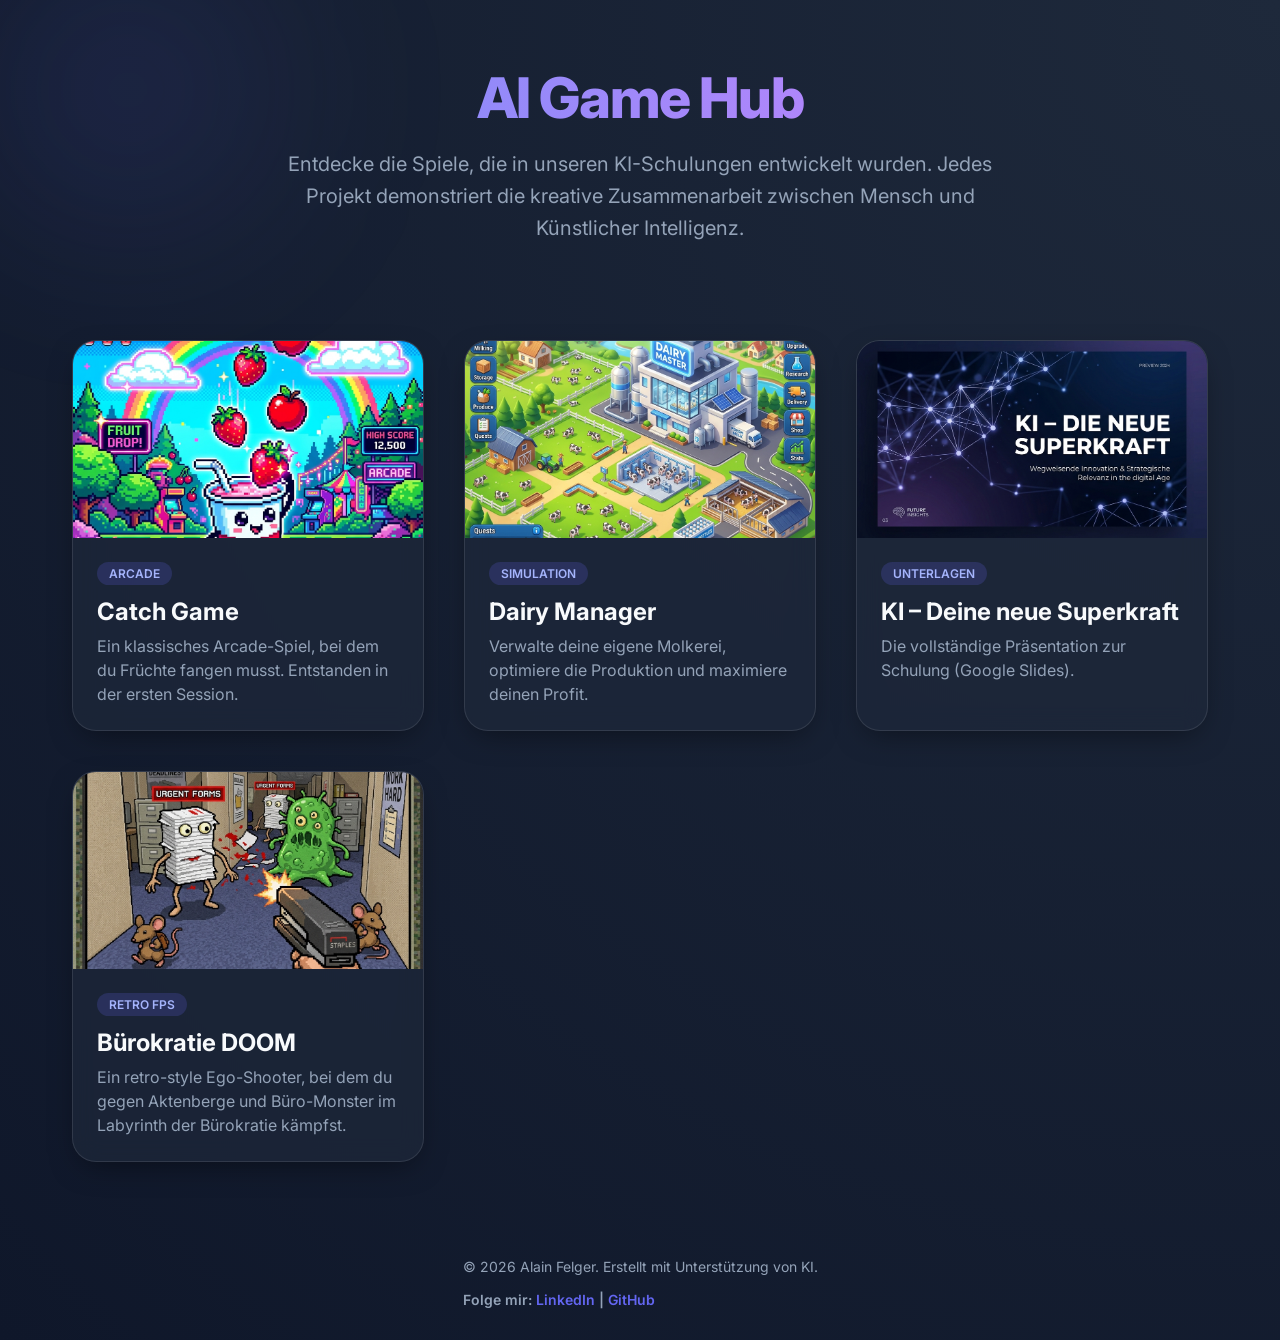
<file: index.html>
<!DOCTYPE html>
<html lang="de">
<head>
    <meta charset="UTF-8">
    <meta name="viewport" content="width=device-width, initial-scale=1.0">
    <title>KI-Schulung Game Hub</title>
    <meta name="description" content="Eine Übersicht der Spiele, die während der KI-Schulungen entstanden sind.">
    <link rel="stylesheet" href="style.css">
    <link rel="preconnect" href="https://fonts.googleapis.com">
    <link rel="preconnect" href="https://fonts.gstatic.com" crossorigin>
    <link href="https://fonts.googleapis.com/css2?family=Inter:wght@400;600;700;800&display=swap" rel="stylesheet">
</head>
<body>
    <header>
        <h1>AI Game Hub</h1>
        <p class="subtitle">Entdecke die Spiele, die in unseren KI-Schulungen entwickelt wurden. Jedes Projekt demonstriert die kreative Zusammenarbeit zwischen Mensch und Künstlicher Intelligenz.</p>
    </header>

    <main class="game-grid">
        <!-- Game 1: Catch Game -->
        <a href="Spiel Gruppe 1/catch_game.html" class="game-card" id="game-catch">
            <div class="card-image-container">
                <img src="assets/catch_game.png" alt="Catch Game Preview" class="card-image">
            </div>
            <div class="card-content">
                <span class="card-tag">Arcade</span>
                <h2 class="card-title">Catch Game</h2>
                <p class="card-description">Ein klassisches Arcade-Spiel, bei dem du Früchte fangen musst. Entstanden in der ersten Session.</p>
            </div>
        </a>

        <!-- Game 2: Dairy Manager -->
        <a href="Spiel Gruppe 2/dairy_manager.html" class="game-card" id="game-dairy">
            <div class="card-image-container">
                <img src="assets/dairy_manager.png" alt="Dairy Manager Preview" class="card-image">
            </div>
            <div class="card-content">
                <span class="card-tag">Simulation</span>
                <h2 class="card-title">Dairy Manager</h2>
                <p class="card-description">Verwalte deine eigene Molkerei, optimiere die Produktion und maximiere deinen Profit.</p>
            </div>
        </a>

        <!-- Presentation -->
        <a href="https://docs.google.com/presentation/d/1_X1XuFDBMiJvvnVxrYYvHycBaIAkp0nWIdMmhA-fUtY/edit?usp=sharing" target="_blank" rel="noopener noreferrer" class="game-card" id="presentation-link">
            <div class="card-image-container">
                <img src="assets/presentation.png" alt="Presentation Preview" class="card-image">
            </div>
            <div class="card-content">
                <span class="card-tag">Unterlagen</span>
                <h2 class="card-title">KI – Deine neue Superkraft</h2>
                <p class="card-description">Die vollständige Präsentation zur Schulung (Google Slides).</p>
            </div>
        </a>

        <!-- Game 3: Bureaucracy DOOM -->
        <a href="Spiel Gruppe 3/bureaucracy_doom.html" class="game-card" id="game-doom">
            <div class="card-image-container">
                <img src="assets/bureaucracy_doom.png" alt="Bureaucracy DOOM Preview" class="card-image">
            </div>
            <div class="card-content">
                <span class="card-tag">Retro FPS</span>
                <h2 class="card-title">Bürokratie DOOM</h2>
                <p class="card-description">Ein retro-style Ego-Shooter, bei dem du gegen Aktenberge und Büro-Monster im Labyrinth der Bürokratie kämpfst.</p>
            </div>
        </a>
    </main>

    <footer class="footer">
        <p>&copy; 2026 Alain Felger. Erstellt mit Unterstützung von KI.</p>
        <p style="margin-top: 1rem; font-weight: 600;">Folge mir: <a href="https://www.linkedin.com/in/alain-felger-1b07921a2/" target="_blank" rel="noopener noreferrer" style="color: var(--primary); text-decoration: none;">LinkedIn</a> | <a href="https://github.com/K0M15" target="_blank" rel="noopener noreferrer" style="color: var(--primary); text-decoration: none;">GitHub</a></p>
    </footer>

    <script>
        // Add a nice ripple effect or simple console log for tracking
        document.querySelectorAll('.game-card').forEach(card => {
            card.addEventListener('click', (e) => {
                if (card.hasAttribute('href')) {
                    console.log('Starting game:', card.querySelector('.card-title').innerText);
                }
            });
        });
    </script>
</body>
</html>
</file>
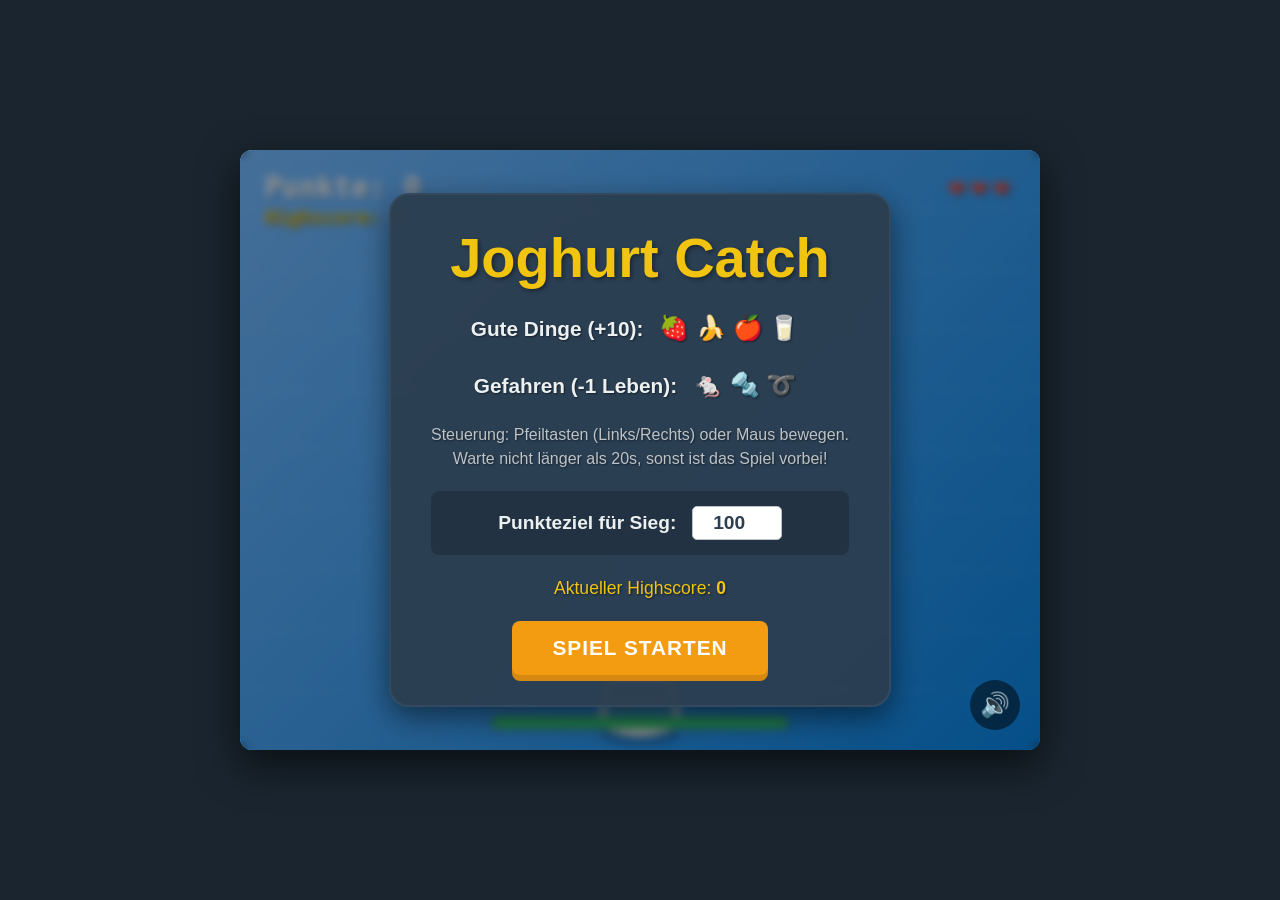
<file: Spiel Gruppe 1/catch_game.html>
<!DOCTYPE html>
<html lang="de">
<head>
    <meta charset="UTF-8">
    <meta name="viewport" content="width=device-width, initial-scale=1.0">
    <title>Joghurt Catch Arcade</title>
    <style>
        * { box-sizing: border-box; }
        body {
            margin: 0; padding: 0;
            background-color: #1a252f;
            display: flex; justify-content: center; align-items: center;
            height: 100vh;
            font-family: 'Segoe UI', Tahoma, Geneva, Verdana, sans-serif;
            color: #ecf0f1;
            overflow: hidden;
        }
        #game-container {
            position: relative;
            box-shadow: 0 15px 40px rgba(0,0,0,0.6);
            border-radius: 12px;
            overflow: hidden;
            background: linear-gradient(135deg, #74b9ff, #0984e3);
            width: 800px; height: 600px;
            max-width: 100vw; max-height: 100vh;
        }
        canvas { display: block; width: 100%; height: 100%; }
        .ui-screen {
            position: absolute; top: 0; left: 0;
            width: 100%; height: 100%;
            display: flex; justify-content: center; align-items: center; flex-direction: column;
            text-align: center; z-index: 10;
        }
        .hidden { display: none !important; }
        #start-screen { background: rgba(0, 0, 0, 0.4); backdrop-filter: blur(4px); }
        #start-screen .panel {
            background: rgba(44, 62, 80, 0.95); padding: 30px 40px;
            border-radius: 20px; box-shadow: 0 10px 30px rgba(0,0,0,0.5);
            border: 2px solid #34495e; max-width: 90%;
        }
        #game-over-screen { background: rgba(192, 57, 43, 0.9); backdrop-filter: blur(4px); }
        #win-screen { background: rgba(39, 174, 96, 0.9); backdrop-filter: blur(4px); }
        h1 { font-size: 3.5rem; margin-top: 0; margin-bottom: 10px; color: #f1c40f; text-shadow: 2px 2px 4px rgba(0,0,0,0.4); }
        p { font-size: 1.3rem; line-height: 1.5; margin-bottom: 20px; text-shadow: 1px 1px 2px rgba(0,0,0,0.5); }
        .small-text { font-size: 1rem; color: #bdc3c7; margin-bottom: 20px; }
        .btn {
            padding: 15px 40px; font-size: 1.3rem;
            background-color: #f39c12; color: white;
            border: none; border-radius: 8px; cursor: pointer;
            transition: all 0.2s ease; box-shadow: 0 6px 0 #d68910;
            font-weight: bold; text-transform: uppercase; letter-spacing: 1px;
        }
        .btn:hover { background-color: #f1c40f; transform: translateY(-2px); box-shadow: 0 8px 0 #d68910; }
        .btn:active { transform: translateY(4px); box-shadow: 0 2px 0 #d68910; }
        #hud {
            position: absolute; top: 20px; left: 25px; right: 25px;
            display: flex; justify-content: space-between;
            font-size: 1.8rem; font-weight: 800;
            text-shadow: 2px 2px 0px rgba(0,0,0,0.3); pointer-events: none; z-index: 5; font-family: monospace;
        }
        #hud-left { display: flex; flex-direction: column; gap: 2px; }
        #score-board { color: #fff; }
        #highscore-board { font-size: 1.2rem; color: #f1c40f; text-shadow: 1px 1px 2px rgba(0,0,0,0.6); }
        #lives-board { color: #e74c3c; letter-spacing: 5px; }
        .item-row { display: flex; justify-content: center; gap: 20px; margin: 10px 0; font-size: 2rem; }
        .settings-row { margin: 20px 0; font-size: 1.2rem; background: rgba(0,0,0,0.2); padding: 15px; border-radius: 8px; }
        #target-score-input {
            padding: 5px 10px; font-size: 1.2rem; width: 90px; text-align: center;
            border-radius: 5px; border: 1px solid #bdc3c7; background: #fff; color: #2c3e50; font-weight: bold; margin-left: 10px;
        }
        #timeout-bar-container {
            position: absolute; bottom: 20px; left: 50%; transform: translateX(-50%);
            width: 300px; height: 15px; background: rgba(0,0,0,0.4);
            border-radius: 8px; overflow: hidden; z-index: 5;
            border: 2px solid rgba(255,255,255,0.2);
        }
        #timeout-bar { width: 100%; height: 100%; background: #2ecc71; transition: width 0.1s linear, background-color 0.2s; }
        .music-toggle {
            position: absolute; bottom: 20px; right: 20px;
            background: rgba(0,0,0,0.5); border: none; color: white;
            width: 50px; height: 50px; border-radius: 50%;
            cursor: pointer; z-index: 20; font-size: 1.5rem;
            display: flex; justify-content: center; align-items: center;
            transition: transform 0.2s;
        }
        .music-toggle:hover { transform: scale(1.1); background: rgba(0,0,0,0.7); }
    </style>
</head>
<body>

<div id="game-container">
    <canvas id="gameCanvas" width="800" height="600"></canvas>
    
    <div id="hud">
        <div id="hud-left">
            <div id="score-board">Punkte: <span id="score">0</span></div>
            <div id="highscore-board">Highscore: <span id="highscore">0</span></div>
        </div>
        <div id="lives-board"><span id="lives">❤️❤️❤️</span></div>
    </div>

    <div id="timeout-bar-container">
        <div id="timeout-bar"></div>
    </div>

    <button class="music-toggle" id="mute-btn" title="Musik an/aus">🔊</button>

    <div id="start-screen" class="ui-screen">
        <div class="panel">
            <h1>Joghurt Catch</h1>
            <p><strong>Gute Dinge (+10):</strong> <span class="item-row" style="display:inline-flex; font-size: 1.5rem; margin:0 10px;">🍓 🍌 🍎 🥛</span></p>
            <p><strong>Gefahren (-1 Leben):</strong> <span class="item-row" style="display:inline-flex; font-size: 1.5rem; margin:0 10px;">🐁 🔩 ➰</span></p>
            <p class="small-text">Steuerung: Pfeiltasten (Links/Rechts) oder Maus bewegen.<br>Warte nicht länger als 20s, sonst ist das Spiel vorbei!</p>
            
            <div class="settings-row">
                <label for="target-score-input"><strong>Punkteziel für Sieg:</strong></label>
                <input type="number" id="target-score-input" value="100" min="10" step="10">
            </div>

            <p style="font-size: 1.1rem; color: #f1c40f; margin-bottom: 20px;">Aktueller Highscore: <strong id="highscore-start">0</strong></p>
            
            <button class="btn" id="start-btn">Spiel Starten</button>
        </div>
    </div>

    <div id="game-over-screen" class="ui-screen hidden">
        <h1>Game Over!</h1>
        <p id="game-over-reason">Die Schicht war zu hart.</p>
        <p style="font-size: 2rem;">Deine Punkte: <strong id="final-score">0</strong></p>
        <button class="btn" id="restart-btn" style="margin-top: 20px;">Nochmal Spielen</button>
    </div>

    <div id="win-screen" class="ui-screen hidden">
        <h1>Du hast die Schicht überlebt!</h1>
        <p>Glückwunsch! Du hast das Punkteziel erreicht.</p>
        <p style="font-size: 2rem;">Endstand: <strong id="win-final-score">0</strong></p>
        <button class="btn" id="play-again-btn" style="margin-top: 20px;">Neue Schicht beginnen</button>
    </div>
</div>

<script>
    const canvas = document.getElementById('gameCanvas');
    const ctx = canvas.getContext('2d');
    
    const scoreEl = document.getElementById('score');
    const livesEl = document.getElementById('lives');
    const startScreen = document.getElementById('start-screen');
    const gameOverScreen = document.getElementById('game-over-screen');
    const winScreen = document.getElementById('win-screen');
    const finalScoreEl = document.getElementById('final-score');
    const timeoutBar = document.getElementById('timeout-bar');
    
    document.getElementById('start-btn').addEventListener('click', startGame);
    document.getElementById('restart-btn').addEventListener('click', startGame);
    document.getElementById('play-again-btn').addEventListener('click', startGame);

    let gameLoop;
    let isPlaying = false;
    let score = 0;
    let lives = 3;
    let frames = 0;
    let fallingSpeed = 3.5;
    let spawnRate = 50;
    let targetScore = 100;

    let lastCatchTime = 0;
    const MAX_IDLE_TIME = 20000; // 20 seconds

    // --- Audio System ---
    const AudioContext = window.AudioContext || window.webkitAudioContext;
    const audioCtx = new AudioContext();
    let isMusicMuted = false;

    document.getElementById('mute-btn').addEventListener('click', (e) => {
        isMusicMuted = !isMusicMuted;
        e.target.innerText = isMusicMuted ? '🔇' : '🔊';
    });

    function playTone(freq, type, duration, vol=0.1) {
        if (isMusicMuted) return;
        if (audioCtx.state === 'suspended') audioCtx.resume();
        const osc = audioCtx.createOscillator();
        const gain = audioCtx.createGain();
        osc.type = type;
        osc.frequency.setValueAtTime(freq, audioCtx.currentTime);
        
        gain.gain.setValueAtTime(vol, audioCtx.currentTime);
        gain.gain.exponentialRampToValueAtTime(0.01, audioCtx.currentTime + duration);
        
        osc.connect(gain);
        gain.connect(audioCtx.destination);
        
        osc.start();
        osc.stop(audioCtx.currentTime + duration);
    }

    function playGoodSound() {
        playTone(523.25, 'sine', 0.1, 0.1); 
        setTimeout(() => playTone(659.25, 'sine', 0.1, 0.1), 100); 
        setTimeout(() => playTone(783.99, 'sine', 0.2, 0.1), 200); 
    }

    function playBadSound() {
        playTone(300, 'sawtooth', 0.15, 0.1);
        setTimeout(() => playTone(250, 'sawtooth', 0.15, 0.1), 150);
        setTimeout(() => playTone(200, 'sawtooth', 0.3, 0.15), 300);
    }

    function playGameOverSound() {
        playTone(200, 'sawtooth', 0.5, 0.2);
        setTimeout(() => playTone(150, 'sawtooth', 0.8, 0.2), 500);
    }

    function playWinSound() {
        playTone(440, 'square', 0.1, 0.1);
        setTimeout(() => playTone(554.37, 'square', 0.1, 0.1), 150);
        setTimeout(() => playTone(659.25, 'square', 0.1, 0.1), 300);
        setTimeout(() => playTone(880, 'square', 0.4, 0.1), 450);
    }

    let bgmInterval;
    function startMusic() {
        if (audioCtx.state === 'suspended') audioCtx.resume();
        stopMusic();
        
        const notes = [130.81, 155.56, 174.61, 196.00, 233.08, 196.00, 174.61, 155.56];
        let noteIdx = 0;
        bgmInterval = setInterval(() => {
            if (!isPlaying || isMusicMuted) return;
            playTone(notes[noteIdx], 'square', 0.15, 0.05);
            noteIdx = (noteIdx + 1) % notes.length;
        }, 220);
    }

    function stopMusic() {
        if (bgmInterval) clearInterval(bgmInterval);
    }
    // --------------------

    // --- Highscore System ---
    let highscore = parseInt(localStorage.getItem('joghurtCatchHighscore')) || 0;
    function updateHighscoreUI() {
        document.getElementById('highscore').innerText = highscore;
        document.getElementById('highscore-start').innerText = highscore;
    }
    updateHighscoreUI();
    // ------------------------

    const GOOD_ITEMS = ['🍓', '🍌', '🍎', '🥛']; 
    const BAD_ITEMS = ['🐁', '🔩', '➰'];

    const player = {
        x: canvas.width / 2 - 40,
        y: canvas.height - 90,
        width: 80,
        height: 80,
        speed: 8
    };

    let items = [];
    let particles = [];

    let rightPressed = false;
    let leftPressed = false;

    document.addEventListener('keydown', (e) => {
        if (e.key === 'Right' || e.key === 'ArrowRight') rightPressed = true;
        if (e.key === 'Left' || e.key === 'ArrowLeft') leftPressed = true;
    });

    document.addEventListener('keyup', (e) => {
        if (e.key === 'Right' || e.key === 'ArrowRight') rightPressed = false;
        if (e.key === 'Left' || e.key === 'ArrowLeft') leftPressed = false;
    });

    function updatePlayerX(clientX) {
        if (!isPlaying) return;
        const rect = canvas.getBoundingClientRect();
        const scaleX = canvas.width / rect.width;
        const mouseX = (clientX - rect.left) * scaleX;
        player.x = mouseX - player.width / 2;
        
        if (player.x < 0) player.x = 0;
        if (player.x + player.width > canvas.width) player.x = canvas.width - player.width;
    }

    canvas.addEventListener('mousemove', (e) => updatePlayerX(e.clientX));
    canvas.addEventListener('touchmove', (e) => {
        e.preventDefault();
        updatePlayerX(e.touches[0].clientX);
    }, { passive: false });

    function startGame() {
        // Init audio context on first user interaction
        if (audioCtx.state === 'suspended') audioCtx.resume();
        
        targetScore = parseInt(document.getElementById('target-score-input').value) || 100;

        startScreen.classList.add('hidden');
        gameOverScreen.classList.add('hidden');
        winScreen.classList.add('hidden');
        
        score = 0;
        lives = 3;
        items = [];
        particles = [];
        frames = 0;
        fallingSpeed = 3.5;
        spawnRate = 50;
        
        player.x = canvas.width / 2 - player.width / 2;
        
        updateScoreBoard();
        
        lastCatchTime = Date.now();
        isPlaying = true;
        startMusic();

        if (gameLoop) cancelAnimationFrame(gameLoop);
        update();
    }

    function updateScoreBoard() {
        scoreEl.innerText = score;
        livesEl.innerText = '❤️'.repeat(lives);
    }

    function checkHighscore() {
        if (score > highscore) {
            highscore = score;
            localStorage.setItem('joghurtCatchHighscore', highscore);
            updateHighscoreUI();
        }
    }

    function spawnItem() {
        if (frames % spawnRate === 0) {
            const isGood = Math.random() > 0.35; 
            const iconList = isGood ? GOOD_ITEMS : BAD_ITEMS;
            const icon = iconList[Math.floor(Math.random() * iconList.length)];
            const size = 45;
            const x = Math.random() * (canvas.width - size - 20) + 10;
            
            items.push({ x, y: -size, size, icon, isGood, angle: 0, rotSpeed: (Math.random() - 0.5) * 0.05 });
        }
    }

    function createParticles(x, y, isGood) {
        for(let i=0; i<8; i++) {
            particles.push({
                x, y,
                vx: (Math.random() - 0.5) * 10,
                vy: (Math.random() - 0.5) * 10,
                life: 1,
                color: isGood ? '#2ecc71' : '#e74c3c'
            });
        }
    }

    function drawParticles() {
        for (let i = particles.length - 1; i >= 0; i--) {
            let p = particles[i];
            ctx.fillStyle = p.color;
            ctx.globalAlpha = p.life;
            ctx.beginPath();
            ctx.arc(p.x, p.y, 4, 0, Math.PI*2);
            ctx.fill();
            ctx.globalAlpha = 1.0;
            
            p.x += p.vx;
            p.y += p.vy;
            p.life -= 0.05;
            
            if (p.life <= 0) particles.splice(i, 1);
        }
    }

    function drawPlayer() {
        ctx.save();
        
        ctx.fillStyle = 'rgba(0,0,0,0.2)';
        ctx.beginPath();
        ctx.ellipse(player.x + player.width/2, player.y + player.height - 5, player.width/2, 10, 0, 0, Math.PI*2);
        ctx.fill();

        ctx.fillStyle = '#ffffff';
        ctx.beginPath();
        ctx.moveTo(player.x + 8, player.y);
        ctx.lineTo(player.x + player.width - 8, player.y);
        ctx.lineTo(player.x + player.width, player.y + player.height - 15);
        ctx.quadraticCurveTo(player.x + player.width / 2, player.y + player.height + 5, player.x, player.y + player.height - 15);
        ctx.closePath();
        ctx.fill();

        ctx.strokeStyle = '#dcdde1';
        ctx.lineWidth = 3;
        ctx.stroke();

        ctx.fillStyle = '#3498db';
        ctx.beginPath();
        ctx.moveTo(player.x + 10, player.y + 25);
        ctx.lineTo(player.x + player.width - 10, player.y + 25);
        ctx.lineTo(player.x + player.width - 4, player.y + 55);
        ctx.quadraticCurveTo(player.x + player.width / 2, player.y + 62, player.x + 4, player.y + 55);
        ctx.closePath();
        ctx.fill();
        
        ctx.fillStyle = '#f1c40f';
        ctx.font = 'bold 15px Arial';
        ctx.textAlign = 'center';
        ctx.textBaseline = 'middle';
        ctx.fillText('JOGHURT', player.x + player.width / 2, player.y + 40);

        ctx.restore();
    }

    function drawItems() {
        ctx.textAlign = 'center';
        ctx.textBaseline = 'middle';
        for (let item of items) {
            ctx.save();
            ctx.translate(item.x + item.size/2, item.y + item.size/2);
            ctx.rotate(item.angle);
            ctx.font = `${item.size}px Arial`;
            
            ctx.shadowBlur = 10;
            ctx.shadowColor = item.isGood ? 'rgba(46, 204, 113, 0.5)' : 'rgba(231, 76, 60, 0.5)';
            
            ctx.fillText(item.icon, 0, 0);
            ctx.restore();
        }
    }

    function updateItems() {
        for (let i = 0; i < items.length; i++) {
            let item = items[i];
            item.y += fallingSpeed;
            item.angle += item.rotSpeed;

            const hitMargin = 10;
            
            if (
                item.x + hitMargin < player.x + player.width &&
                item.x + item.size - hitMargin > player.x &&
                item.y + hitMargin < player.y + player.height &&
                item.y + item.size - hitMargin > player.y
            ) {
                createParticles(item.x + item.size/2, item.y + item.size/2, item.isGood);
                lastCatchTime = Date.now(); // Reset timeout on ANY catch

                if (item.isGood) {
                    playGoodSound();
                    score += 10;
                    updateScoreBoard();
                    
                    if (score >= targetScore) {
                        gameWon();
                        return;
                    }
                    
                    if (score > 0 && score % 30 === 0) {
                        fallingSpeed += 0.5;
                        spawnRate = Math.max(25, spawnRate - 5);
                    }
                } else {
                    playBadSound();
                    lives--;
                    updateScoreBoard();
                    
                    canvas.style.transform = 'translate(10px, 10px)';
                    setTimeout(() => canvas.style.transform = 'translate(-10px, -10px)', 50);
                    setTimeout(() => canvas.style.transform = 'translate(10px, -10px)', 100);
                    setTimeout(() => canvas.style.transform = 'translate(0, 0)', 150);

                    if (lives <= 0) {
                        gameOver("Du hast zu viele Hindernisse getroffen!");
                        return;
                    }
                }
                items.splice(i, 1);
                i--;
            } else if (item.y > canvas.height + 50) {
                items.splice(i, 1);
                i--;
            }
        }
    }

    function gameOver(reason) {
        isPlaying = false;
        stopMusic();
        playGameOverSound();
        checkHighscore();
        
        finalScoreEl.innerText = score;
        document.getElementById('game-over-reason').innerText = reason || "Die Schicht war zu hart.";
        gameOverScreen.classList.remove('hidden');
    }

    function gameWon() {
        isPlaying = false;
        stopMusic();
        playWinSound();
        checkHighscore();

        document.getElementById('win-final-score').innerText = score;
        winScreen.classList.remove('hidden');
    }

    function drawBackground() {
        ctx.clearRect(0, 0, canvas.width, canvas.height);
        
        ctx.strokeStyle = 'rgba(255,255,255,0.05)';
        ctx.lineWidth = 2;
        for(let i=0; i<10; i++) {
            let y = (frames + i * 60) % canvas.height;
            ctx.beginPath();
            ctx.moveTo(0, y);
            ctx.lineTo(canvas.width, y);
            ctx.stroke();
        }
    }

    function update() {
        if (!isPlaying) return;

        let idleTime = Date.now() - lastCatchTime;
        let timeLeft = MAX_IDLE_TIME - idleTime;
        
        if (timeLeft <= 0) {
            gameOver("Zeit abgelaufen! Du hast 20s nichts gefangen.");
            return;
        }

        // Update timeout bar
        const percentage = Math.max(0, (timeLeft / MAX_IDLE_TIME) * 100);
        timeoutBar.style.width = percentage + '%';
        if (percentage < 25) {
            timeoutBar.style.backgroundColor = '#e74c3c';
        } else if (percentage < 50) {
            timeoutBar.style.backgroundColor = '#f1c40f';
        } else {
            timeoutBar.style.backgroundColor = '#2ecc71';
        }

        drawBackground();

        if (rightPressed && player.x < canvas.width - player.width) {
            player.x += player.speed;
        } else if (leftPressed && player.x > 0) {
            player.x -= player.speed;
        }

        spawnItem();
        updateItems();
        
        if (!isPlaying) return;

        drawParticles();
        drawItems();
        drawPlayer();

        frames++;
        gameLoop = requestAnimationFrame(update);
    }

    drawBackground();
    drawPlayer();

</script>
</body>
</html>
</file>
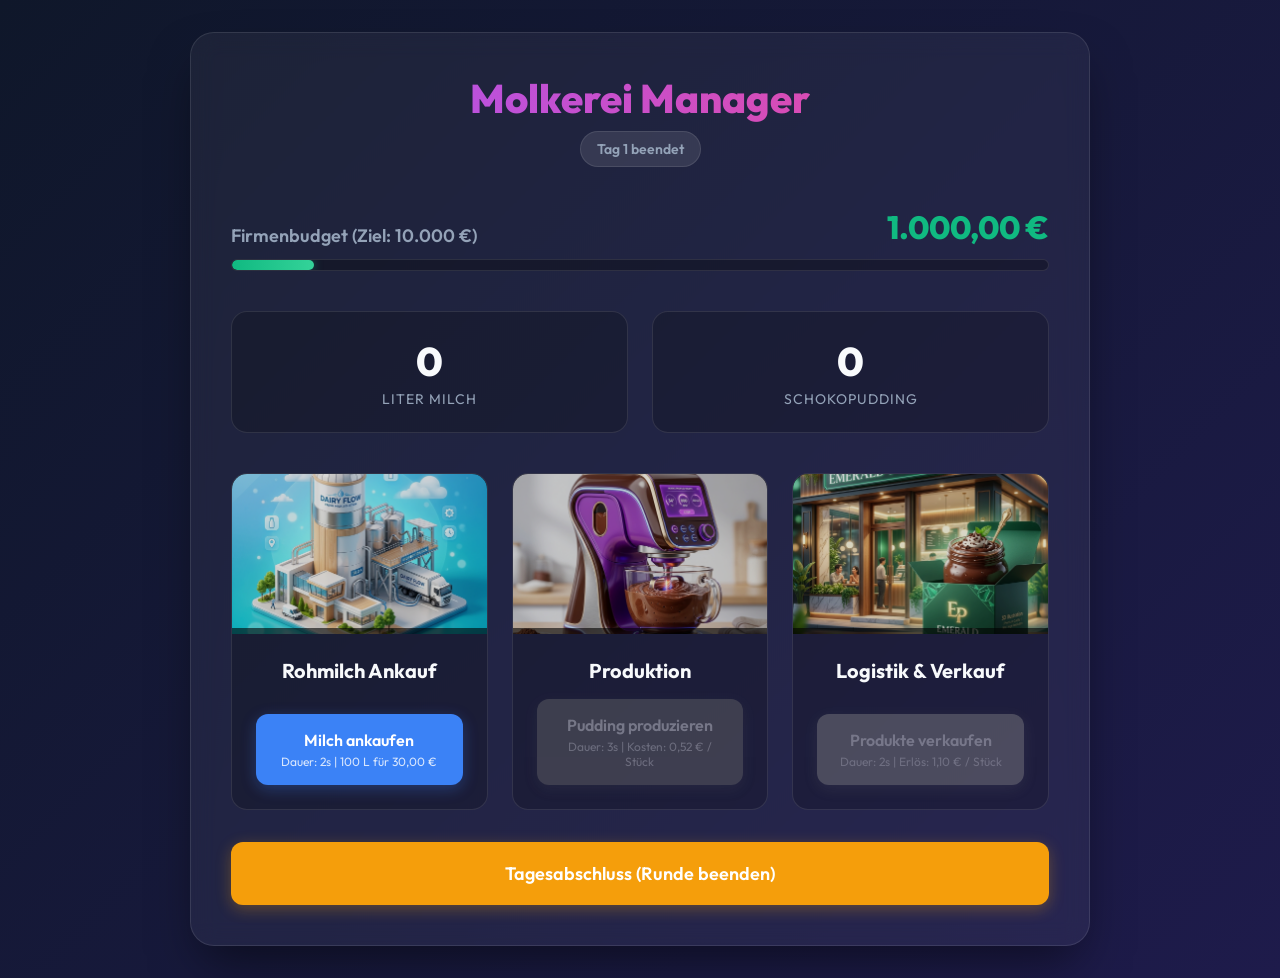
<file: Spiel Gruppe 2/dairy_manager.html>
<!DOCTYPE html>
<html lang="de">
<head>
    <meta charset="UTF-8">
    <meta name="viewport" content="width=device-width, initial-scale=1.0">
    <title>Molkerei Manager Pro</title>
    <link href="https://fonts.googleapis.com/css2?family=Outfit:wght@300;400;600;800&display=swap" rel="stylesheet">
    <style>
        :root {
            --primary: #8b5cf6;
            --primary-hover: #7c3aed;
            --success: #10b981;
            --success-hover: #059669;
            --info: #3b82f6;
            --info-hover: #2563eb;
            --warning: #f59e0b;
            --warning-hover: #d97706;
            --bg-gradient-start: #0f172a;
            --bg-gradient-end: #1e1b4b;
            --card-bg: rgba(255, 255, 255, 0.05);
            --card-border: rgba(255, 255, 255, 0.1);
            --text-main: #f8fafc;
            --text-muted: #94a3b8;
        }

        * {
            box-sizing: border-box;
            margin: 0;
            padding: 0;
            font-family: 'Outfit', sans-serif;
        }

        body {
            background: linear-gradient(135deg, var(--bg-gradient-start) 0%, var(--bg-gradient-end) 100%);
            color: var(--text-main);
            min-height: 100vh;
            display: flex;
            flex-direction: column;
            align-items: center;
            justify-content: center;
            padding: 2rem;
            overflow-x: hidden;
        }

        .container {
            max-width: 900px;
            width: 100%;
            background: var(--card-bg);
            backdrop-filter: blur(12px);
            -webkit-backdrop-filter: blur(12px);
            border: 1px solid var(--card-border);
            border-radius: 24px;
            padding: 2.5rem;
            box-shadow: 0 25px 50px -12px rgba(0, 0, 0, 0.5);
            position: relative;
        }

        header {
            text-align: center;
            margin-bottom: 2.5rem;
        }

        h1 {
            font-size: 2.5rem;
            font-weight: 800;
            background: linear-gradient(to right, #a855f7, #ec4899);
            -webkit-background-clip: text;
            -webkit-text-fill-color: transparent;
            margin-bottom: 0.5rem;
        }

        .round-badge {
            display: inline-block;
            background: rgba(255, 255, 255, 0.1);
            padding: 0.5rem 1rem;
            border-radius: 999px;
            font-size: 0.875rem;
            font-weight: 600;
            color: var(--text-muted);
            border: 1px solid var(--card-border);
        }

        /* Progress Bar */
        .budget-container {
            margin-bottom: 2.5rem;
        }

        .budget-header {
            display: flex;
            justify-content: space-between;
            align-items: flex-end;
            margin-bottom: 0.75rem;
        }

        .budget-title {
            font-size: 1.125rem;
            font-weight: 600;
            color: var(--text-muted);
        }

        .budget-amount {
            font-size: 2rem;
            font-weight: 800;
            color: var(--success);
        }

        .progress-bar-bg {
            height: 12px;
            background: rgba(0, 0, 0, 0.3);
            border-radius: 999px;
            overflow: hidden;
            border: 1px solid var(--card-border);
        }

        .progress-bar-fill {
            height: 100%;
            background: linear-gradient(90deg, #10b981, #34d399);
            border-radius: 999px;
            width: 10%;
            transition: width 0.5s cubic-bezier(0.4, 0, 0.2, 1);
            box-shadow: 0 0 10px rgba(16, 185, 129, 0.5);
        }

        /* Stats Grid */
        .stats-grid {
            display: grid;
            grid-template-columns: repeat(auto-fit, minmax(200px, 1fr));
            gap: 1.5rem;
            margin-bottom: 2.5rem;
        }

        .stat-card {
            background: rgba(0, 0, 0, 0.2);
            border: 1px solid var(--card-border);
            border-radius: 16px;
            padding: 1.5rem;
            text-align: center;
            transition: transform 0.2s ease;
        }

        .stat-card:hover {
            transform: translateY(-5px);
        }

        .stat-value {
            font-size: 2.5rem;
            font-weight: 800;
            margin-bottom: 0.25rem;
        }

        .stat-label {
            font-size: 0.875rem;
            color: var(--text-muted);
            text-transform: uppercase;
            letter-spacing: 1px;
        }

        /* Stations Grid */
        .stations {
            display: grid;
            grid-template-columns: repeat(auto-fit, minmax(250px, 1fr));
            gap: 1.5rem;
            margin-bottom: 2rem;
        }

        .station-card {
            background: rgba(0, 0, 0, 0.2);
            border: 1px solid var(--card-border);
            border-radius: 16px;
            overflow: hidden;
            display: flex;
            flex-direction: column;
            transition: transform 0.2s ease, box-shadow 0.2s ease;
        }

        .station-card:hover {
            transform: translateY(-5px);
            box-shadow: 0 10px 25px rgba(0,0,0,0.3);
        }

        .station-img-wrapper {
            position: relative;
            height: 160px;
            width: 100%;
            background: #000;
        }

        .station-img-wrapper img {
            width: 100%;
            height: 100%;
            object-fit: cover;
            opacity: 0.85;
            transition: opacity 0.3s ease;
        }

        .station-card:hover .station-img-wrapper img {
            opacity: 1;
        }

        .station-progress-bar {
            position: absolute;
            bottom: 0;
            left: 0;
            width: 100%;
            height: 6px;
            background: rgba(0, 0, 0, 0.6);
        }

        .station-progress-fill {
            height: 100%;
            width: 0%;
            transition: width 0.1s linear;
        }

        #progress-buy { background: var(--info); box-shadow: 0 0 10px var(--info); }
        #progress-produce { background: var(--primary); box-shadow: 0 0 10px var(--primary); }
        #progress-sell { background: var(--success); box-shadow: 0 0 10px var(--success); }

        .station-content {
            padding: 1.5rem;
            display: flex;
            flex-direction: column;
            flex: 1;
        }

        .station-content h3 {
            margin-bottom: 1rem;
            font-size: 1.25rem;
            text-align: center;
        }

        button {
            border: none;
            border-radius: 12px;
            padding: 1rem;
            font-size: 1rem;
            font-weight: 600;
            color: white;
            cursor: pointer;
            transition: all 0.2s ease;
            position: relative;
            overflow: hidden;
            display: flex;
            flex-direction: column;
            align-items: center;
            gap: 0.25rem;
            margin-top: auto;
        }

        button span.subtext {
            font-size: 0.75rem;
            opacity: 0.8;
            font-weight: 400;
        }

        button::after {
            content: '';
            position: absolute;
            top: 0;
            left: 0;
            width: 100%;
            height: 100%;
            background: linear-gradient(rgba(255,255,255,0.2), transparent);
            opacity: 0;
            transition: opacity 0.2s ease;
        }

        button:hover:not(:disabled)::after {
            opacity: 1;
        }

        button:active:not(:disabled) {
            transform: scale(0.98);
        }

        button:disabled {
            opacity: 0.4;
            cursor: not-allowed;
            transform: none;
            filter: grayscale(100%);
        }

        .btn-buy { background: var(--info); box-shadow: 0 4px 15px rgba(59, 130, 246, 0.3); }
        .btn-buy:hover:not(:disabled) { background: var(--info-hover); }

        .btn-produce { background: var(--primary); box-shadow: 0 4px 15px rgba(139, 92, 246, 0.3); }
        .btn-produce:hover:not(:disabled) { background: var(--primary-hover); }

        .btn-sell { background: var(--success); box-shadow: 0 4px 15px rgba(16, 185, 129, 0.3); }
        .btn-sell:hover:not(:disabled) { background: var(--success-hover); }

        .btn-next-round {
            width: 100%;
            background: var(--warning);
            box-shadow: 0 4px 15px rgba(245, 158, 11, 0.3);
            font-size: 1.125rem;
            padding: 1.25rem 1rem;
            flex-direction: row;
            justify-content: center;
        }
        .btn-next-round:hover { background: var(--warning-hover); }

        /* Event Modal */
        .modal-overlay {
            position: fixed;
            top: 0;
            left: 0;
            width: 100%;
            height: 100%;
            background: rgba(0, 0, 0, 0.7);
            backdrop-filter: blur(5px);
            display: flex;
            align-items: center;
            justify-content: center;
            opacity: 0;
            pointer-events: none;
            transition: opacity 0.3s ease;
            z-index: 50;
        }

        .modal-overlay.active {
            opacity: 1;
            pointer-events: auto;
        }

        .modal-content {
            background: var(--bg-gradient-start);
            border: 1px solid var(--card-border);
            border-radius: 24px;
            padding: 3rem;
            max-width: 450px;
            text-align: center;
            transform: translateY(20px);
            transition: transform 0.3s cubic-bezier(0.4, 0, 0.2, 1);
            box-shadow: 0 25px 50px -12px rgba(0, 0, 0, 0.5);
        }

        .modal-overlay.active .modal-content {
            transform: translateY(0);
        }

        .event-icon {
            font-size: 4rem;
            margin-bottom: 1.5rem;
        }

        .event-title {
            font-size: 1.5rem;
            font-weight: 800;
            margin-bottom: 1rem;
            color: #fff;
        }

        .event-desc {
            color: var(--text-muted);
            margin-bottom: 2rem;
            line-height: 1.6;
        }

        .btn-modal {
            background: white;
            color: black;
            width: 100%;
            font-size: 1rem;
            flex-direction: row;
            justify-content: center;
            padding: 1rem;
        }
        .btn-modal:hover {
            background: #f1f5f9;
        }

        /* Floating text animation for money/resources */
        .floating-text {
            position: absolute;
            font-weight: bold;
            font-size: 1.25rem;
            pointer-events: none;
            animation: floatUp 1.5s cubic-bezier(0.4, 0, 0.2, 1) forwards;
            z-index: 100;
            text-shadow: 0 2px 4px rgba(0,0,0,0.5);
        }

        @keyframes floatUp {
            0% { opacity: 1; transform: translateY(0) scale(1); }
            100% { opacity: 0; transform: translateY(-80px) scale(1.2); }
        }
    </style>
</head>
<body>

    <div class="container">
        <header>
            <h1>Molkerei Manager</h1>
            <div class="round-badge">Tag <span id="round-display">1</span> beendet</div>
        </header>

        <div class="budget-container">
            <div class="budget-header">
                <div class="budget-title">Firmenbudget (Ziel: 10.000 €)</div>
                <div class="budget-amount" id="budget-display">1.000,00 €</div>
            </div>
            <div class="progress-bar-bg">
                <div class="progress-bar-fill" id="budget-progress"></div>
            </div>
        </div>

        <div class="stats-grid">
            <div class="stat-card">
                <div class="stat-value" id="milk-display">0</div>
                <div class="stat-label">Liter Milch</div>
            </div>
            <div class="stat-card">
                <div class="stat-value" id="pudding-display">0</div>
                <div class="stat-label">Schokopudding</div>
            </div>
        </div>

        <div class="stations">
            <!-- Milk Station -->
            <div class="station-card">
                <div class="station-img-wrapper">
                    <img src="milk.png" alt="Milchankauf">
                    <div class="station-progress-bar">
                        <div class="station-progress-fill" id="progress-buy"></div>
                    </div>
                </div>
                <div class="station-content">
                    <h3>Rohmilch Ankauf</h3>
                    <button class="btn-buy" onclick="startBuyMilk(event)" id="btn-buy">
                        Milch ankaufen
                        <span class="subtext">Dauer: 2s | 100 L für 30,00 €</span>
                    </button>
                </div>
            </div>

            <!-- Factory Station -->
            <div class="station-card">
                <div class="station-img-wrapper">
                    <img src="factory.png" alt="Pudding Fabrik">
                    <div class="station-progress-bar">
                        <div class="station-progress-fill" id="progress-produce"></div>
                    </div>
                </div>
                <div class="station-content">
                    <h3>Produktion</h3>
                    <button class="btn-produce" onclick="startProducePudding(event)" id="btn-produce">
                        Pudding produzieren
                        <span class="subtext">Dauer: 3s | Kosten: 0,52 € / Stück</span>
                    </button>
                </div>
            </div>

            <!-- Market Station -->
            <div class="station-card">
                <div class="station-img-wrapper">
                    <img src="market.png" alt="Verkaufsmarkt">
                    <div class="station-progress-bar">
                        <div class="station-progress-fill" id="progress-sell"></div>
                    </div>
                </div>
                <div class="station-content">
                    <h3>Logistik & Verkauf</h3>
                    <button class="btn-sell" onclick="startSellPudding(event)" id="btn-sell">
                        Produkte verkaufen
                        <span class="subtext">Dauer: 2s | Erlös: 1,10 € / Stück</span>
                    </button>
                </div>
            </div>
        </div>

        <button class="btn-next-round" onclick="nextRound()">
            Tagesabschluss (Runde beenden)
        </button>
    </div>

    <!-- Event Modal -->
    <div class="modal-overlay" id="event-modal">
        <div class="modal-content">
            <div class="event-icon" id="event-icon">⚡</div>
            <div class="event-title" id="event-title">Zufallsereignis!</div>
            <div class="event-desc" id="event-desc">Etwas unerwartetes ist passiert.</div>
            <button class="btn-modal" onclick="closeModal()">Verstanden</button>
        </div>
    </div>

    <script>
        // Game State
        let state = {
            budget: 1000.00,
            milk: 0,
            pudding: 0,
            round: 1,
            targetBudget: 10000.00,
            isBusy: {
                buy: false,
                produce: false,
                sell: false
            }
        };

        const COSTS = {
            milkBatch: 30.00, 
            milkAmount: 100,
            produceUnit: 0.52,
            sellPrice: 1.10
        };

        const EVENTS = [
            {
                title: "Stromausfall!",
                icon: "⚡",
                desc: "Die Kühlung ist ausgefallen. 50% deiner Milch ist leider sauer geworden.",
                effect: () => {
                    let lost = Math.floor(state.milk * 0.5);
                    state.milk -= lost;
                }
            },
            {
                title: "Großauftrag von Lidl!",
                icon: "🛒",
                desc: "Ein lokaler Supermarkt zahlt dir einen Investitionsbonus von 500,00 €.",
                effect: () => { state.budget += 500; }
            },
            {
                title: "Maschinenschaden!",
                icon: "🔧",
                desc: "Die Abfüllanlage ist defekt. Die Reparatur kostet dich 200,00 €.",
                effect: () => { state.budget -= 200; }
            },
            {
                title: "Gute Kuh-Ernte!",
                icon: "🐄",
                desc: "Die Kühe der regionalen Bauern geben heute besonders viel. Du erhältst 200 L Milch geschenkt!",
                effect: () => { state.milk += 200; }
            },
            {
                title: "Viraler TikTok Hit!",
                icon: "📱",
                desc: "Jemand hat deinen Schokopudding gepostet! Spontane Verkäufe bringen 300,00 € ein.",
                effect: () => { state.budget += 300; }
            }
        ];

        // Formatters
        const formatMoney = (amount) => {
            return amount.toLocaleString('de-DE', { minimumFractionDigits: 2, maximumFractionDigits: 2 }) + ' €';
        };

        // Update UI
        function updateUI() {
            document.getElementById('budget-display').innerText = formatMoney(state.budget);
            document.getElementById('milk-display').innerText = state.milk;
            document.getElementById('pudding-display').innerText = state.pudding;
            document.getElementById('round-display').innerText = state.round;

            // Progress Bar
            let progress = (state.budget / state.targetBudget) * 100;
            if (progress > 100) progress = 100;
            if (progress < 0) progress = 0;
            document.getElementById('budget-progress').style.width = `${progress}%`;

            // Button States
            document.getElementById('btn-buy').disabled = state.isBusy.buy || state.budget < COSTS.milkBatch;
            document.getElementById('btn-produce').disabled = state.isBusy.produce || state.milk <= 0 || state.budget < COSTS.produceUnit;
            document.getElementById('btn-sell').disabled = state.isBusy.sell || state.pudding <= 0;
        }

        // Floating Animation
        function showFloatingText(x, y, text, color) {
            const el = document.createElement('div');
            el.className = 'floating-text';
            el.style.left = x + 'px';
            el.style.top = (y - 20) + 'px';
            el.style.color = color;
            el.innerText = text;
            document.body.appendChild(el);
            setTimeout(() => el.remove(), 1500);
        }

        // Action Timer
        function startActionTimer(type, durationMs, callback) {
            state.isBusy[type] = true;
            updateUI();
            
            const progressFill = document.getElementById('progress-' + type);
            const startTime = Date.now();

            function animate() {
                const elapsed = Date.now() - startTime;
                const percent = Math.min((elapsed / durationMs) * 100, 100);
                
                progressFill.style.width = percent + '%';

                if (percent < 100) {
                    requestAnimationFrame(animate);
                } else {
                    state.isBusy[type] = false;
                    progressFill.style.width = '0%';
                    callback();
                    updateUI();
                }
            }
            requestAnimationFrame(animate);
        }

        // Actions
        function startBuyMilk(e) {
            if (state.budget >= COSTS.milkBatch && !state.isBusy.buy) {
                // Deduct cost immediately
                state.budget -= COSTS.milkBatch;
                showFloatingText(e.clientX, e.clientY, '-30,00 €', '#ef4444');
                
                // Start Timer
                startActionTimer('buy', 2000, () => {
                    state.milk += COSTS.milkAmount;
                    const btn = document.getElementById('btn-buy');
                    const rect = btn.getBoundingClientRect();
                    showFloatingText(rect.left + rect.width / 2, rect.top, '+100 L', '#3b82f6');
                });
            }
        }

        function startProducePudding(e) {
            if (state.milk > 0 && state.budget >= COSTS.produceUnit && !state.isBusy.produce) {
                let maxByBudget = Math.floor(state.budget / COSTS.produceUnit);
                let amountToProduce = Math.min(state.milk, maxByBudget);
                
                if (amountToProduce > 0) {
                    // Deduct resources immediately
                    let cost = amountToProduce * COSTS.produceUnit;
                    state.budget -= cost;
                    state.milk -= amountToProduce;
                    showFloatingText(e.clientX, e.clientY, '-' + formatMoney(cost), '#ef4444');
                    
                    // Start Timer
                    startActionTimer('produce', 3000, () => {
                        state.pudding += amountToProduce;
                        const btn = document.getElementById('btn-produce');
                        const rect = btn.getBoundingClientRect();
                        showFloatingText(rect.left + rect.width / 2, rect.top, '+' + amountToProduce + ' Pudding', '#8b5cf6');
                    });
                }
            }
        }

        function startSellPudding(e) {
            if (state.pudding > 0 && !state.isBusy.sell) {
                let amountToSell = state.pudding;
                // Empty stock immediately to avoid double selling
                state.pudding = 0;
                
                // Start Timer
                startActionTimer('sell', 2000, () => {
                    let revenue = amountToSell * COSTS.sellPrice;
                    state.budget += revenue;
                    const btn = document.getElementById('btn-sell');
                    const rect = btn.getBoundingClientRect();
                    showFloatingText(rect.left + rect.width / 2, rect.top, '+' + formatMoney(revenue), '#10b981');
                    
                    if (state.budget >= state.targetBudget) {
                        setTimeout(() => triggerWin(), 500);
                    }
                });
            }
        }

        function nextRound() {
            state.round++;
            updateUI();
            
            if (state.round % 5 === 0) {
                triggerRandomEvent();
            }
        }

        // Events
        function triggerRandomEvent() {
            const event = EVENTS[Math.floor(Math.random() * EVENTS.length)];
            event.effect();
            
            document.getElementById('event-icon').innerText = event.icon;
            document.getElementById('event-title').innerText = event.title;
            document.getElementById('event-desc').innerText = event.desc;
            
            document.getElementById('event-modal').classList.add('active');
            updateUI();
        }

        function triggerWin() {
            document.getElementById('event-icon').innerText = "🏆";
            document.getElementById('event-title').innerText = "Ziel Erreicht!";
            document.getElementById('event-desc').innerText = "Herzlichen Glückwunsch! Du hast das Ziel von 10.000 € erreicht und bist ein Meister-Molkerei-Manager.";
            document.getElementById('event-modal').classList.add('active');
        }

        function closeModal() {
            document.getElementById('event-modal').classList.remove('active');
        }

        // Init
        updateUI();

    </script>
</body>
</html>
</file>
<file: style.css>
:root {
    --primary: #6366f1;
    --primary-hover: #4f46e5;
    --bg-dark: #0f172a;
    --bg-card: rgba(30, 41, 59, 0.7);
    --text-main: #f8fafc;
    --text-muted: #94a3b8;
    --glass-border: rgba(255, 255, 255, 0.1);
    --shadow: 0 10px 30px -10px rgba(0, 0, 0, 0.5);
    --font-sans: 'Inter', system-ui, -apple-system, sans-serif;
}

* {
    margin: 0;
    padding: 0;
    box-sizing: border-box;
}

body {
    background-color: var(--bg-dark);
    color: var(--text-main);
    font-family: var(--font-sans);
    min-height: 100vh;
    display: flex;
    flex-direction: column;
    align-items: center;
    overflow-x: hidden;
    background: radial-gradient(circle at top right, #1e293b, #0f172a);
}

/* Animated background elements */
body::before {
    content: '';
    position: fixed;
    top: -10%;
    left: -10%;
    width: 40%;
    height: 40%;
    background: radial-gradient(circle, rgba(99, 102, 241, 0.15) 0%, transparent 70%);
    z-index: -1;
    filter: blur(80px);
    animation: pulse 15s infinite alternate;
}

@keyframes pulse {
    0% { transform: translate(0, 0) scale(1); }
    100% { transform: translate(20%, 20%) scale(1.2); }
}

header {
    padding: 4rem 2rem;
    text-align: center;
    max-width: 800px;
}

h1 {
    font-size: 3.5rem;
    font-weight: 800;
    margin-bottom: 1rem;
    background: linear-gradient(to right, #818cf8, #c084fc);
    -webkit-background-clip: text;
    -webkit-text-fill-color: transparent;
    letter-spacing: -0.025em;
}

.subtitle {
    font-size: 1.25rem;
    color: var(--text-muted);
    line-height: 1.6;
}

.game-grid {
    display: grid;
    grid-template-columns: repeat(auto-fit, minmax(350px, 1fr));
    gap: 2.5rem;
    padding: 2rem;
    width: 100%;
    max-width: 1200px;
}

.game-card {
    background: var(--bg-card);
    backdrop-filter: blur(12px);
    border: 1px solid var(--glass-border);
    border-radius: 24px;
    overflow: hidden;
    transition: all 0.4s cubic-bezier(0.175, 0.885, 0.32, 1.275);
    cursor: pointer;
    text-decoration: none;
    color: inherit;
    display: flex;
    flex-direction: column;
    box-shadow: var(--shadow);
}

.game-card:hover {
    transform: translateY(-12px) scale(1.02);
    border-color: var(--primary);
    box-shadow: 0 20px 40px -15px rgba(99, 102, 241, 0.4);
}

.card-image-container {
    position: relative;
    width: 100%;
    padding-top: 56.25%; /* 16:9 Aspect Ratio */
    overflow: hidden;
}

.card-image {
    position: absolute;
    top: 0;
    left: 0;
    width: 100%;
    height: 100%;
    object-fit: cover;
    transition: transform 0.5s ease;
}

.game-card:hover .card-image {
    transform: scale(1.1);
}

.card-content {
    padding: 1.5rem;
}

.card-tag {
    display: inline-block;
    padding: 0.25rem 0.75rem;
    background: rgba(99, 102, 241, 0.2);
    color: #a5b4fc;
    font-size: 0.75rem;
    font-weight: 600;
    border-radius: 9999px;
    margin-bottom: 0.75rem;
    text-transform: uppercase;
}

.card-title {
    font-size: 1.5rem;
    font-weight: 700;
    margin-bottom: 0.5rem;
}

.card-description {
    color: var(--text-muted);
    font-size: 1rem;
    line-height: 1.5;
}

.footer {
    margin-top: auto;
    padding: 4rem 2rem 2rem;
    color: var(--text-muted);
    font-size: 0.875rem;
}

@media (max-width: 640px) {
    h1 {
        font-size: 2.5rem;
    }
    .game-grid {
        grid-template-columns: 1fr;
    }
}
</file>
